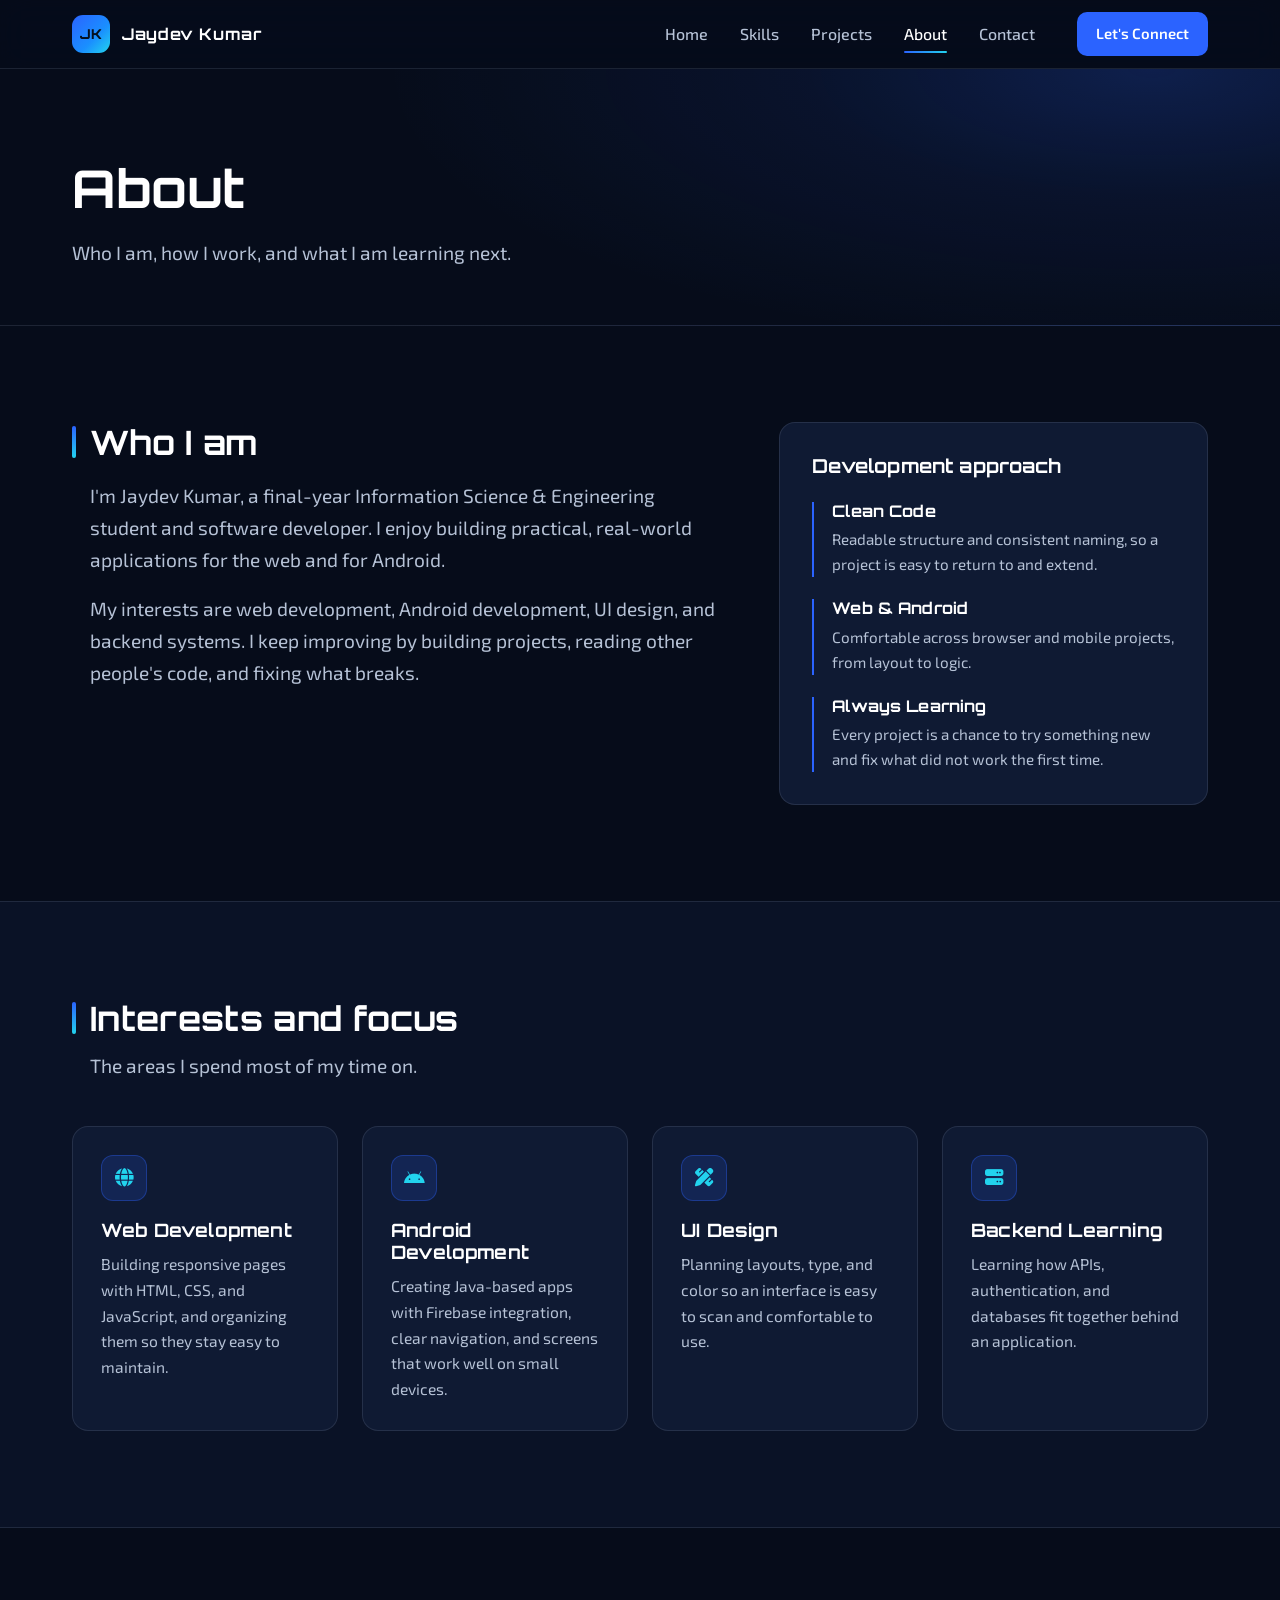
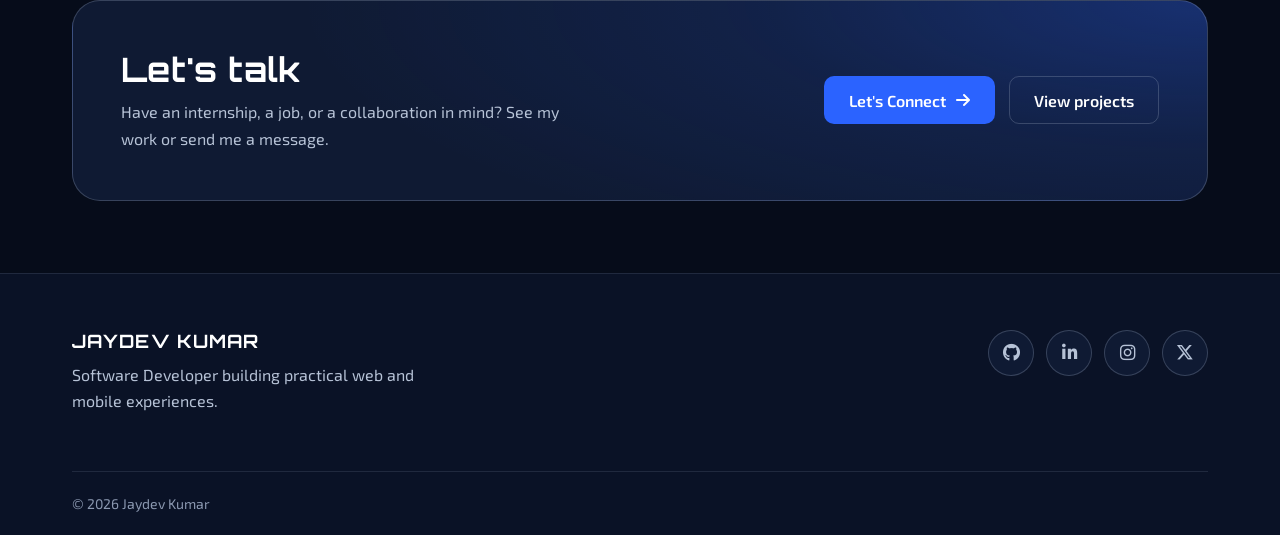
<file: portfolio/about.html>
<!DOCTYPE html>
<html lang="en">
<head>
    <meta charset="utf-8">
    <meta name="viewport" content="width=device-width, initial-scale=1">
    <title>About | Jaydev Kumar</title>
    <meta name="description" content="About Jaydev Kumar, a final-year Information Science &amp; Engineering student who builds practical web and Android applications.">
    <meta name="theme-color" content="#060c1a">
    <meta property="og:type" content="website">
    <meta property="og:title" content="About | Jaydev Kumar">
    <meta property="og:description" content="About Jaydev Kumar, a final-year Information Science &amp; Engineering student who builds practical web and Android applications.">
    <link rel="icon" href="data:image/svg+xml,%3Csvg xmlns='http://www.w3.org/2000/svg' viewBox='0 0 64 64'%3E%3Crect width='64' height='64' rx='14' fill='%232b63ff'/%3E%3Ctext x='32' y='42' font-size='28' font-family='Arial' font-weight='700' text-anchor='middle' fill='white'%3EJK%3C/text%3E%3C/svg%3E">
    <link rel="preconnect" href="https://fonts.googleapis.com">
    <link rel="preconnect" href="https://fonts.gstatic.com" crossorigin>
    <link href="https://fonts.googleapis.com/css2?family=Exo+2:wght@400;500;600;700&amp;family=Orbitron:wght@500;700;800&amp;display=swap" rel="stylesheet">
    <link rel="stylesheet" href="https://cdnjs.cloudflare.com/ajax/libs/font-awesome/6.5.2/css/all.min.css">
    <link rel="stylesheet" href="style.css">
    <script src="script.js" defer></script>
</head>
<body>
    <a class="skip-link" href="#main">Skip to main content</a>

    <header class="site-header">
        <div class="container nav-bar">
            <a class="brand" href="index.html" aria-label="Jaydev Kumar, home">
                <span class="brand-mark" aria-hidden="true">JK</span>
                <span>Jaydev Kumar</span>
            </a>
            <button class="nav-toggle" type="button" aria-expanded="false" aria-controls="site-nav" aria-label="Menu">
                <span></span><span></span><span></span>
            </button>
            <nav class="site-nav" id="site-nav" aria-label="Primary">
                <ul class="nav-links">
                    <li><a href="index.html">Home</a></li>
                    <li><a href="skills.html">Skills</a></li>
                    <li><a href="projects.html">Projects</a></li>
                    <li><a href="about.html" aria-current="page">About</a></li>
                    <li><a href="contact.html">Contact</a></li>
                </ul>
                <a class="btn btn-primary btn-sm" href="contact.html">Let's Connect</a>
            </nav>
        </div>
    </header>

    <main id="main" tabindex="-1">
        <section class="page-hero" aria-labelledby="page-title">
            <div class="container">
                <h1 id="page-title">About</h1>
                <p>Who I am, how I work, and what I am learning next.</p>
            </div>
        </section>

        <section class="section" aria-labelledby="about-title">
            <div class="container about-layout">
                <div class="about-copy" data-reveal>
                    <h2 id="about-title">Who I am</h2>
                    <p>I'm Jaydev Kumar, a final-year Information Science &amp; Engineering student and software developer. I enjoy building practical, real-world applications for the web and for Android.</p>
                    <p>My interests are web development, Android development, UI design, and backend systems. I keep improving by building projects, reading other people's code, and fixing what breaks.</p>
                </div>
                <aside class="approach" aria-labelledby="approach-title" data-reveal>
                    <h2 id="approach-title">Development approach</h2>
                    <ul>
                        <li>
                            <h3>Clean Code</h3>
                            <p>Readable structure and consistent naming, so a project is easy to return to and extend.</p>
                        </li>
                        <li>
                            <h3>Web &amp; Android</h3>
                            <p>Comfortable across browser and mobile projects, from layout to logic.</p>
                        </li>
                        <li>
                            <h3>Always Learning</h3>
                            <p>Every project is a chance to try something new and fix what did not work the first time.</p>
                        </li>
                    </ul>
                </aside>
            </div>
        </section>

        <section class="section section--raised" aria-labelledby="areas-title">
            <div class="container">
                <div class="section-head" data-reveal>
                    <h2 id="areas-title">Interests and focus</h2>
                    <p>The areas I spend most of my time on.</p>
                </div>
                <div class="grid grid--4">
                <article class="card" data-reveal>
                    <div class="icon-tile" aria-hidden="true"><i class="fa-solid fa-globe"></i></div>
                    <h3>Web Development</h3>
                    <p>Building responsive pages with HTML, CSS, and JavaScript, and organizing them so they stay easy to maintain.</p>
                </article>
                <article class="card" data-reveal>
                    <div class="icon-tile" aria-hidden="true"><i class="fa-brands fa-android"></i></div>
                    <h3>Android Development</h3>
                    <p>Creating Java-based apps with Firebase integration, clear navigation, and screens that work well on small devices.</p>
                </article>
                <article class="card" data-reveal>
                    <div class="icon-tile" aria-hidden="true"><i class="fa-solid fa-pen-ruler"></i></div>
                    <h3>UI Design</h3>
                    <p>Planning layouts, type, and color so an interface is easy to scan and comfortable to use.</p>
                </article>
                <article class="card" data-reveal>
                    <div class="icon-tile" aria-hidden="true"><i class="fa-solid fa-server"></i></div>
                    <h3>Backend Learning</h3>
                    <p>Learning how APIs, authentication, and databases fit together behind an application.</p>
                </article>
                </div>
            </div>
        </section>

        <section class="cta-band" aria-labelledby="cta-title">
            <div class="container">
                <div class="cta-box" data-reveal>
                    <div>
                        <h2 id="cta-title">Let's talk</h2>
                        <p>Have an internship, a job, or a collaboration in mind? See my work or send me a message.</p>
                    </div>
                    <div class="btn-row">
                        <a class="btn btn-primary" href="contact.html">Let's Connect <i class="fa-solid fa-arrow-right" aria-hidden="true"></i></a>
                    <a class="btn btn-secondary" href="projects.html">View projects</a>
                    </div>
                </div>
            </div>
        </section>

    </main>

    <footer class="site-footer">
        <div class="container footer-main">
            <div class="footer-brand">
                <h2>JAYDEV KUMAR</h2>
                <p>Software Developer building practical web and mobile experiences.</p>
            </div>
            <div class="socials">
                        <a class="social" href="https://github.com/YOUR-USERNAME" target="_blank" rel="noopener noreferrer" title="GitHub" aria-label="GitHub (opens in a new tab)"><i class="fa-brands fa-github" aria-hidden="true"></i></a>
                        <a class="social" href="https://www.linkedin.com/in/YOUR-USERNAME" target="_blank" rel="noopener noreferrer" title="LinkedIn" aria-label="LinkedIn (opens in a new tab)"><i class="fa-brands fa-linkedin-in" aria-hidden="true"></i></a>
                        <a class="social" href="https://www.instagram.com/YOUR-USERNAME" target="_blank" rel="noopener noreferrer" title="Instagram" aria-label="Instagram (opens in a new tab)"><i class="fa-brands fa-instagram" aria-hidden="true"></i></a>
                        <a class="social" href="https://x.com/YOUR-USERNAME" target="_blank" rel="noopener noreferrer" title="X" aria-label="X (opens in a new tab)"><i class="fa-brands fa-x-twitter" aria-hidden="true"></i></a>
                    </div>
        </div>
        <div class="container">
            <p class="footer-bottom">&copy; <span id="year">2026</span> Jaydev Kumar</p>
        </div>
    </footer>
</body>
</html>
</file>
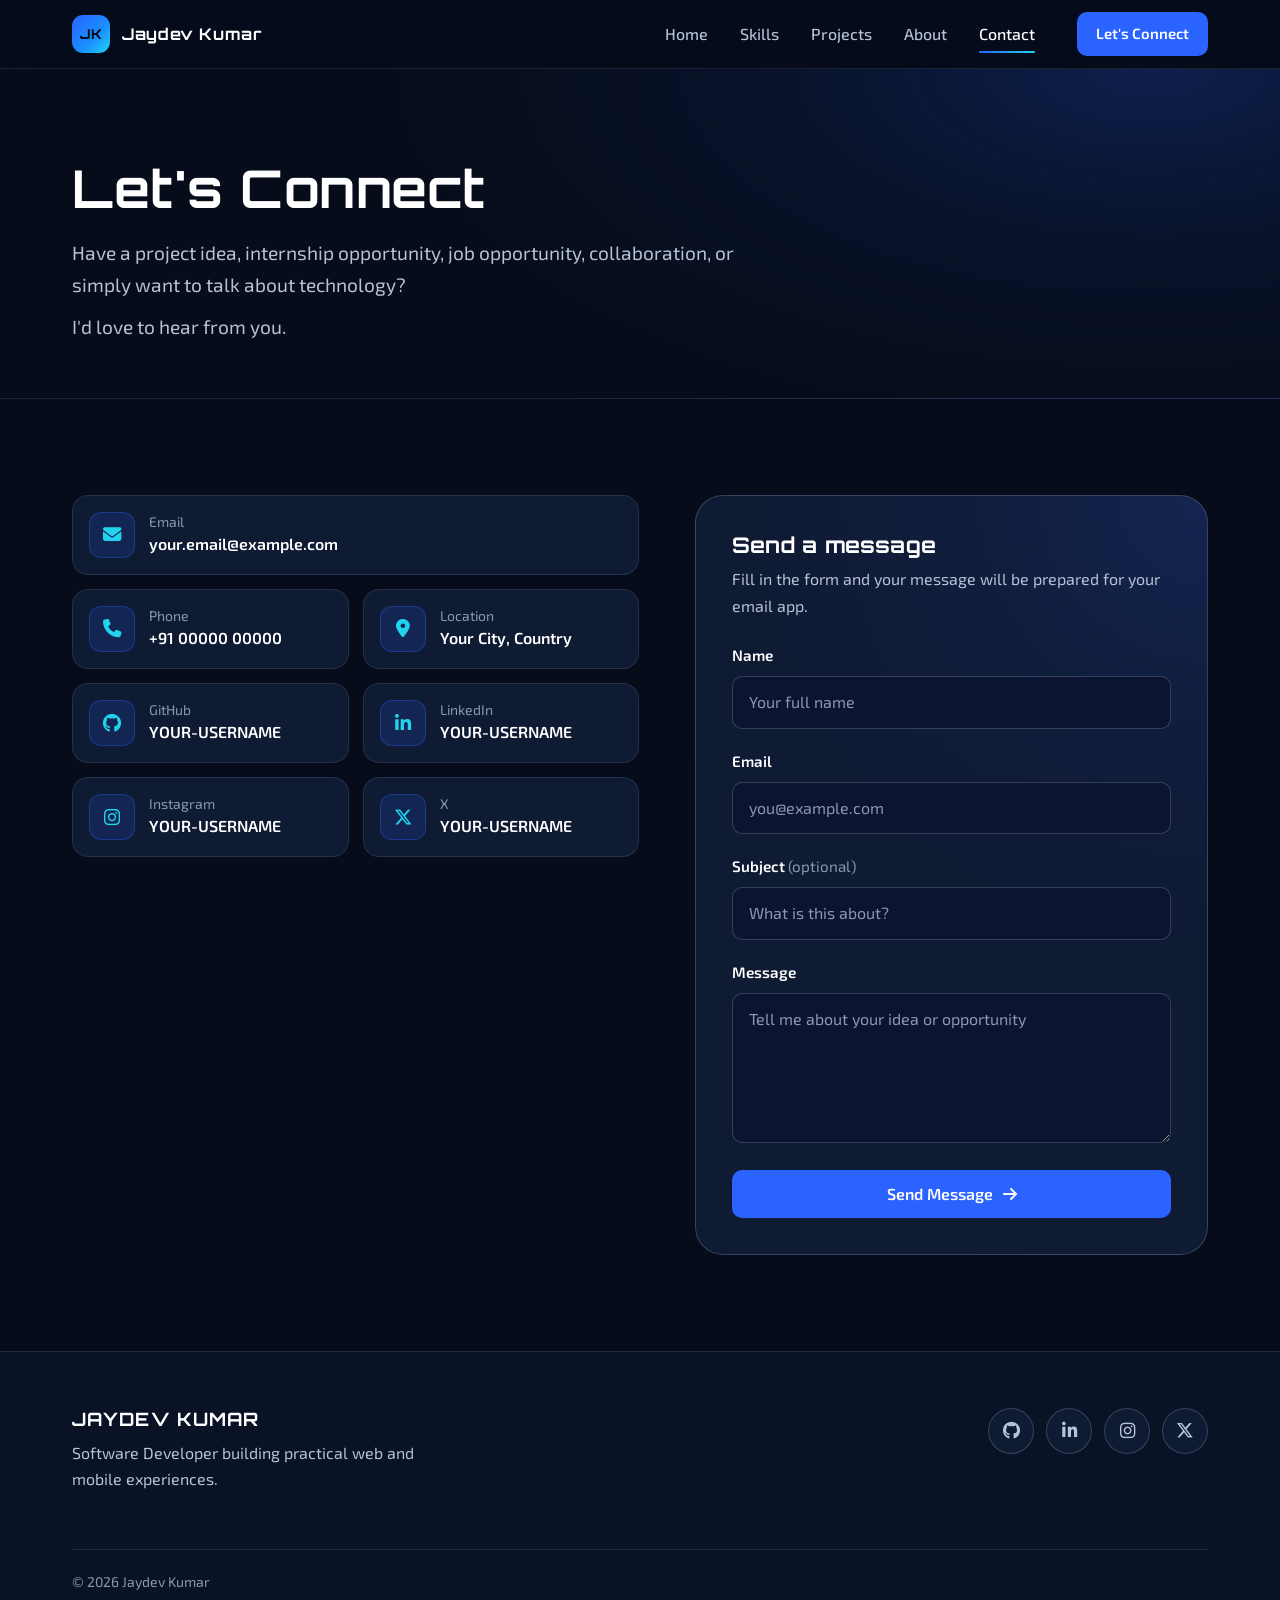
<file: portfolio/contact.html>
<!DOCTYPE html>
<html lang="en">
<head>
    <meta charset="utf-8">
    <meta name="viewport" content="width=device-width, initial-scale=1">
    <title>Contact | Jaydev Kumar</title>
    <meta name="description" content="Get in touch with Jaydev Kumar about internships, jobs, collaborations, or software projects.">
    <meta name="theme-color" content="#060c1a">
    <meta property="og:type" content="website">
    <meta property="og:title" content="Contact | Jaydev Kumar">
    <meta property="og:description" content="Get in touch with Jaydev Kumar about internships, jobs, collaborations, or software projects.">
    <link rel="icon" href="data:image/svg+xml,%3Csvg xmlns='http://www.w3.org/2000/svg' viewBox='0 0 64 64'%3E%3Crect width='64' height='64' rx='14' fill='%232b63ff'/%3E%3Ctext x='32' y='42' font-size='28' font-family='Arial' font-weight='700' text-anchor='middle' fill='white'%3EJK%3C/text%3E%3C/svg%3E">
    <link rel="preconnect" href="https://fonts.googleapis.com">
    <link rel="preconnect" href="https://fonts.gstatic.com" crossorigin>
    <link href="https://fonts.googleapis.com/css2?family=Exo+2:wght@400;500;600;700&amp;family=Orbitron:wght@500;700;800&amp;display=swap" rel="stylesheet">
    <link rel="stylesheet" href="https://cdnjs.cloudflare.com/ajax/libs/font-awesome/6.5.2/css/all.min.css">
    <link rel="stylesheet" href="style.css">
    <script src="script.js" defer></script>
</head>
<body>
    <a class="skip-link" href="#main">Skip to main content</a>

    <header class="site-header">
        <div class="container nav-bar">
            <a class="brand" href="index.html" aria-label="Jaydev Kumar, home">
                <span class="brand-mark" aria-hidden="true">JK</span>
                <span>Jaydev Kumar</span>
            </a>
            <button class="nav-toggle" type="button" aria-expanded="false" aria-controls="site-nav" aria-label="Menu">
                <span></span><span></span><span></span>
            </button>
            <nav class="site-nav" id="site-nav" aria-label="Primary">
                <ul class="nav-links">
                    <li><a href="index.html">Home</a></li>
                    <li><a href="skills.html">Skills</a></li>
                    <li><a href="projects.html">Projects</a></li>
                    <li><a href="about.html">About</a></li>
                    <li><a href="contact.html" aria-current="page">Contact</a></li>
                </ul>
                <a class="btn btn-primary btn-sm" href="contact.html" aria-current="page">Let's Connect</a>
            </nav>
        </div>
    </header>

    <main id="main" tabindex="-1">
        <section class="page-hero" aria-labelledby="page-title">
            <div class="container">
                <h1 id="page-title">Let's Connect</h1>
                <p>Have a project idea, internship opportunity, job opportunity, collaboration, or simply want to talk about technology?</p>
                <p>I'd love to hear from you.</p>
            </div>
        </section>

        <section class="section" aria-label="Contact details and message form">
            <div class="container contact-layout">
                <div>
                    <h2 class="visually-hidden">Contact details</h2>
                    <ul class="contact-list">
                        <li><a class="contact-card" href="mailto:your.email@example.com"><span class="icon-tile" aria-hidden="true"><i class="fa-solid fa-envelope"></i></span>
                            <span class="contact-text">
                                <span class="contact-label">Email</span>
                                <span class="contact-value">your.email@example.com</span>
                            </span></a></li>
                        <li><a class="contact-card" href="tel:+910000000000"><span class="icon-tile" aria-hidden="true"><i class="fa-solid fa-phone"></i></span>
                            <span class="contact-text">
                                <span class="contact-label">Phone</span>
                                <span class="contact-value">+91&nbsp;00000&nbsp;00000</span>
                            </span></a></li>
                        <li><div class="contact-card"><span class="icon-tile" aria-hidden="true"><i class="fa-solid fa-location-dot"></i></span>
                            <span class="contact-text">
                                <span class="contact-label">Location</span>
                                <span class="contact-value">Your City, Country</span>
                            </span></div></li>
                        <li><a class="contact-card" href="https://github.com/YOUR-USERNAME" target="_blank" rel="noopener noreferrer"><span class="icon-tile" aria-hidden="true"><i class="fa-brands fa-github"></i></span>
                            <span class="contact-text">
                                <span class="contact-label">GitHub</span>
                                <span class="contact-value">YOUR-USERNAME</span>
                            </span><span class="visually-hidden"> (opens in a new tab)</span></a></li>
                        <li><a class="contact-card" href="https://www.linkedin.com/in/YOUR-USERNAME" target="_blank" rel="noopener noreferrer"><span class="icon-tile" aria-hidden="true"><i class="fa-brands fa-linkedin-in"></i></span>
                            <span class="contact-text">
                                <span class="contact-label">LinkedIn</span>
                                <span class="contact-value">YOUR-USERNAME</span>
                            </span><span class="visually-hidden"> (opens in a new tab)</span></a></li>
                        <li><a class="contact-card" href="https://www.instagram.com/YOUR-USERNAME" target="_blank" rel="noopener noreferrer"><span class="icon-tile" aria-hidden="true"><i class="fa-brands fa-instagram"></i></span>
                            <span class="contact-text">
                                <span class="contact-label">Instagram</span>
                                <span class="contact-value">YOUR-USERNAME</span>
                            </span><span class="visually-hidden"> (opens in a new tab)</span></a></li>
                        <li><a class="contact-card" href="https://x.com/YOUR-USERNAME" target="_blank" rel="noopener noreferrer"><span class="icon-tile" aria-hidden="true"><i class="fa-brands fa-x-twitter"></i></span>
                            <span class="contact-text">
                                <span class="contact-label">X</span>
                                <span class="contact-value">YOUR-USERNAME</span>
                            </span><span class="visually-hidden"> (opens in a new tab)</span></a></li>
                    </ul>
                </div>

                <div class="form-card">
                    <h2>Send a message</h2>
                    <p>Fill in the form and your message will be prepared for your email app.</p>

                    <form class="form" id="contact-form" novalidate data-mailto="your.email@example.com">
                        <div class="field">
                            <label for="name">Name</label>
                            <input type="text" id="name" name="name" autocomplete="name" required aria-describedby="name-error" placeholder="Your full name">
                            <p class="field-error" id="name-error" hidden></p>
                        </div>
                        <div class="field">
                            <label for="email">Email</label>
                            <input type="email" id="email" name="email" autocomplete="email" required aria-describedby="email-error" placeholder="you@example.com">
                            <p class="field-error" id="email-error" hidden></p>
                        </div>
                        <div class="field">
                            <label for="subject">Subject <span class="optional">(optional)</span></label>
                            <input type="text" id="subject" name="subject" aria-describedby="subject-error" placeholder="What is this about?">
                            <p class="field-error" id="subject-error" hidden></p>
                        </div>
                        <div class="field">
                            <label for="message">Message</label>
                            <textarea id="message" name="message" required aria-describedby="message-error" placeholder="Tell me about your idea or opportunity"></textarea>
                            <p class="field-error" id="message-error" hidden></p>
                        </div>
                        <button class="btn btn-primary" type="submit">Send Message <i class="fa-solid fa-arrow-right" aria-hidden="true"></i></button>
                    </form>

                    <div class="form-status" id="form-status" role="status" hidden>
                        <h3><i class="fa-solid fa-circle-check" aria-hidden="true"></i> Thanks for reaching out!</h3>
                        <p>This site has no mail server, so nothing has been sent yet. Use the button below to send your message from your email app.</p>
                        <div class="btn-row">
                            <a class="btn btn-primary" id="mailto-link" href="mailto:your.email@example.com"><i class="fa-solid fa-envelope" aria-hidden="true"></i> Open in email app</a>
                            <button class="btn btn-secondary" type="button" id="form-reset">Write another message</button>
                        </div>
                    </div>
                </div>
            </div>
        </section>
    </main>

    <footer class="site-footer">
        <div class="container footer-main">
            <div class="footer-brand">
                <h2>JAYDEV KUMAR</h2>
                <p>Software Developer building practical web and mobile experiences.</p>
            </div>
            <div class="socials">
                        <a class="social" href="https://github.com/YOUR-USERNAME" target="_blank" rel="noopener noreferrer" title="GitHub" aria-label="GitHub (opens in a new tab)"><i class="fa-brands fa-github" aria-hidden="true"></i></a>
                        <a class="social" href="https://www.linkedin.com/in/YOUR-USERNAME" target="_blank" rel="noopener noreferrer" title="LinkedIn" aria-label="LinkedIn (opens in a new tab)"><i class="fa-brands fa-linkedin-in" aria-hidden="true"></i></a>
                        <a class="social" href="https://www.instagram.com/YOUR-USERNAME" target="_blank" rel="noopener noreferrer" title="Instagram" aria-label="Instagram (opens in a new tab)"><i class="fa-brands fa-instagram" aria-hidden="true"></i></a>
                        <a class="social" href="https://x.com/YOUR-USERNAME" target="_blank" rel="noopener noreferrer" title="X" aria-label="X (opens in a new tab)"><i class="fa-brands fa-x-twitter" aria-hidden="true"></i></a>
                    </div>
        </div>
        <div class="container">
            <p class="footer-bottom">&copy; <span id="year">2026</span> Jaydev Kumar</p>
        </div>
    </footer>
</body>
</html>
</file>
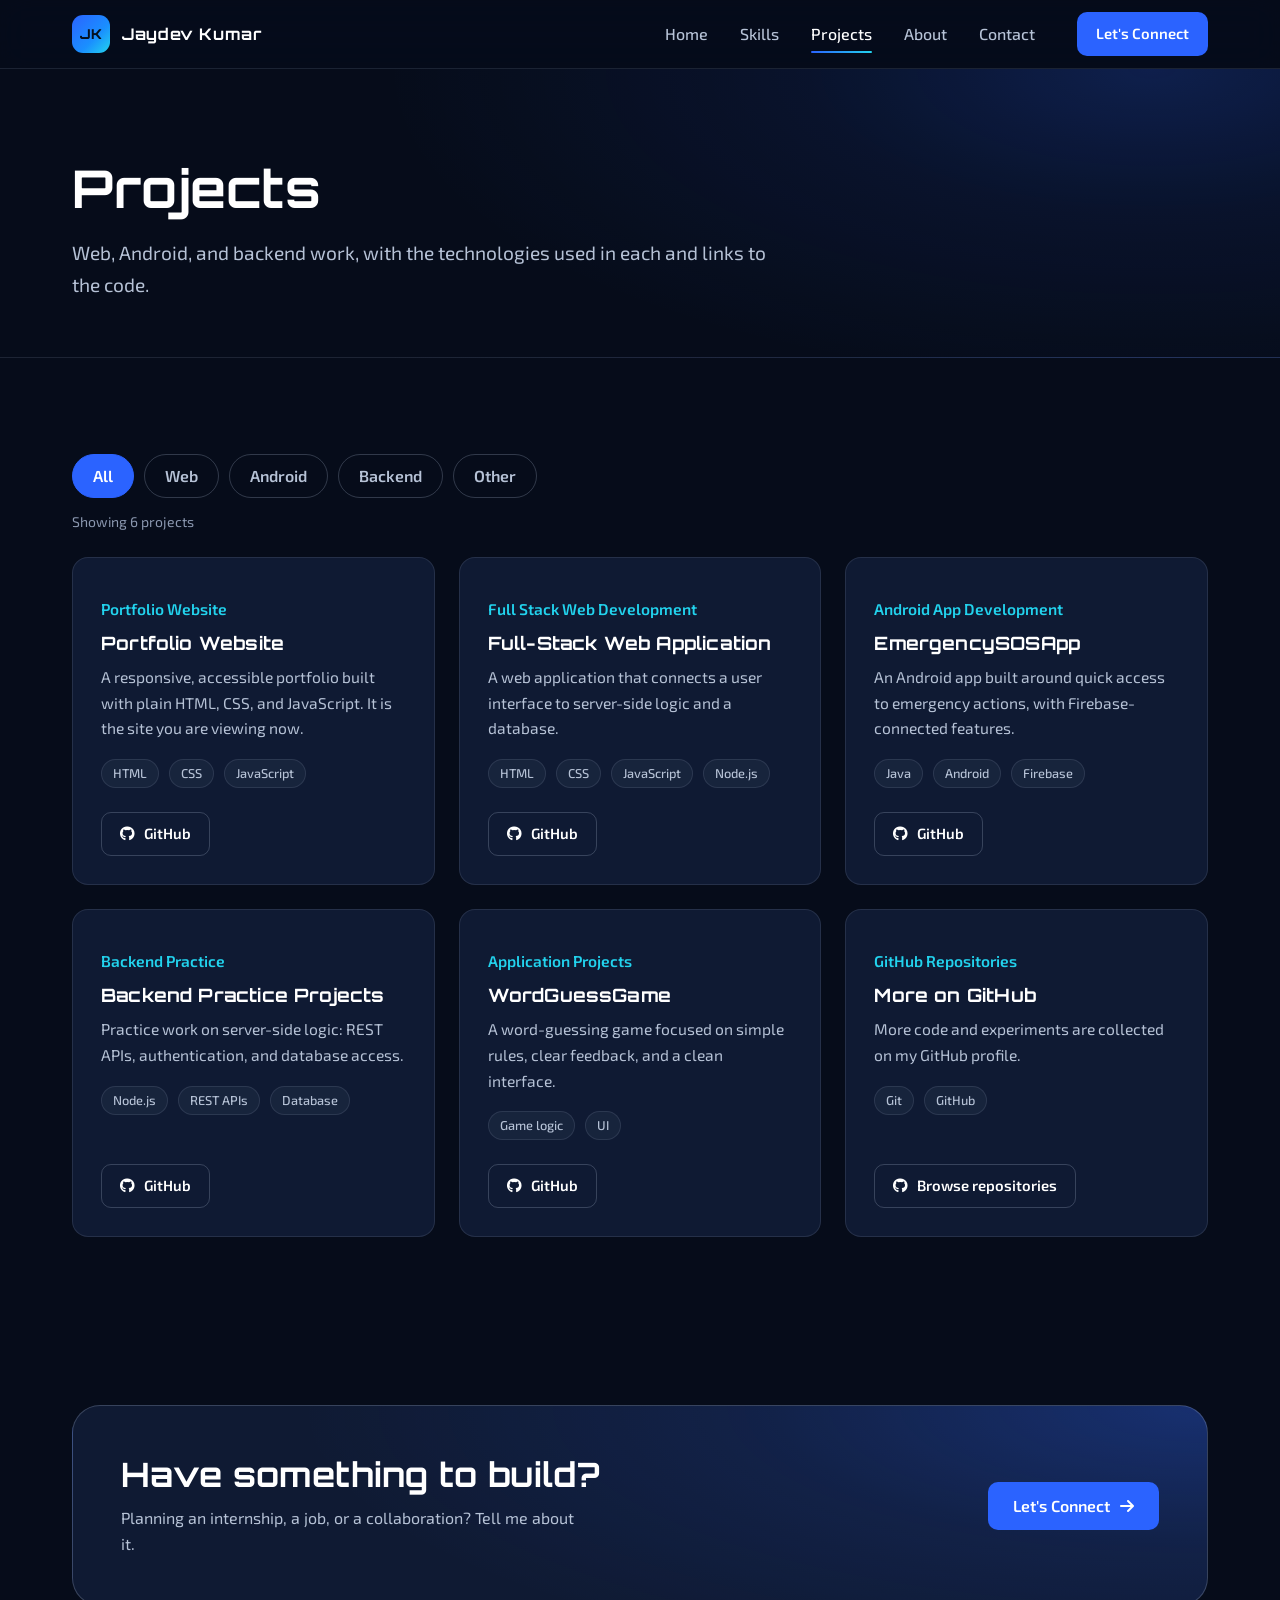
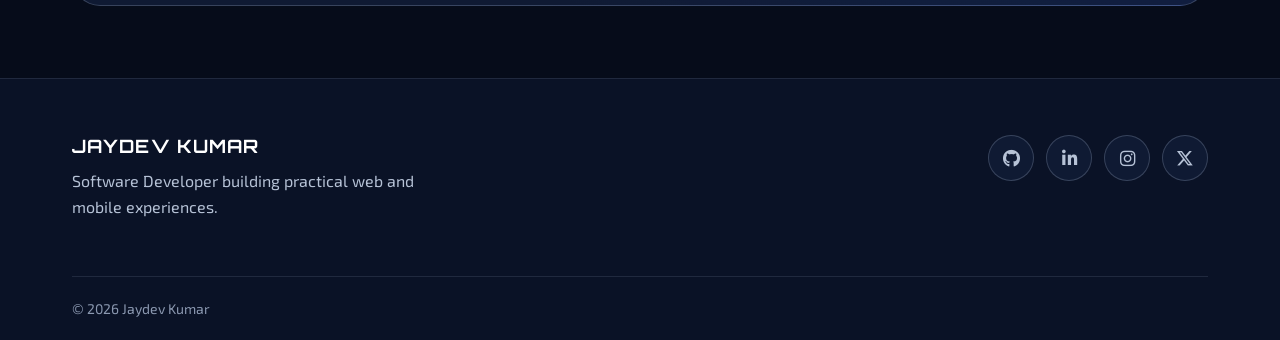
<file: portfolio/projects.html>
<!DOCTYPE html>
<html lang="en">
<head>
    <meta charset="utf-8">
    <meta name="viewport" content="width=device-width, initial-scale=1">
    <title>Projects | Jaydev Kumar</title>
    <meta name="description" content="Web, Android, and backend projects by Jaydev Kumar, including EmergencySOSApp, WordGuessGame, and this portfolio website.">
    <meta name="theme-color" content="#060c1a">
    <meta property="og:type" content="website">
    <meta property="og:title" content="Projects | Jaydev Kumar">
    <meta property="og:description" content="Web, Android, and backend projects by Jaydev Kumar, including EmergencySOSApp, WordGuessGame, and this portfolio website.">
    <link rel="icon" href="data:image/svg+xml,%3Csvg xmlns='http://www.w3.org/2000/svg' viewBox='0 0 64 64'%3E%3Crect width='64' height='64' rx='14' fill='%232b63ff'/%3E%3Ctext x='32' y='42' font-size='28' font-family='Arial' font-weight='700' text-anchor='middle' fill='white'%3EJK%3C/text%3E%3C/svg%3E">
    <link rel="preconnect" href="https://fonts.googleapis.com">
    <link rel="preconnect" href="https://fonts.gstatic.com" crossorigin>
    <link href="https://fonts.googleapis.com/css2?family=Exo+2:wght@400;500;600;700&amp;family=Orbitron:wght@500;700;800&amp;display=swap" rel="stylesheet">
    <link rel="stylesheet" href="https://cdnjs.cloudflare.com/ajax/libs/font-awesome/6.5.2/css/all.min.css">
    <link rel="stylesheet" href="style.css">
    <script src="script.js" defer></script>
</head>
<body>
    <a class="skip-link" href="#main">Skip to main content</a>

    <header class="site-header">
        <div class="container nav-bar">
            <a class="brand" href="index.html" aria-label="Jaydev Kumar, home">
                <span class="brand-mark" aria-hidden="true">JK</span>
                <span>Jaydev Kumar</span>
            </a>
            <button class="nav-toggle" type="button" aria-expanded="false" aria-controls="site-nav" aria-label="Menu">
                <span></span><span></span><span></span>
            </button>
            <nav class="site-nav" id="site-nav" aria-label="Primary">
                <ul class="nav-links">
                    <li><a href="index.html">Home</a></li>
                    <li><a href="skills.html">Skills</a></li>
                    <li><a href="projects.html" aria-current="page">Projects</a></li>
                    <li><a href="about.html">About</a></li>
                    <li><a href="contact.html">Contact</a></li>
                </ul>
                <a class="btn btn-primary btn-sm" href="contact.html">Let's Connect</a>
            </nav>
        </div>
    </header>

    <main id="main" tabindex="-1">
        <section class="page-hero" aria-labelledby="page-title">
            <div class="container">
                <h1 id="page-title">Projects</h1>
                <p>Web, Android, and backend work, with the technologies used in each and links to the code.</p>
            </div>
        </section>

        <section class="section" aria-labelledby="work-title">
            <div class="container">
                <h2 id="work-title" class="visually-hidden">All projects</h2>
                <div class="filter-bar" role="group" aria-label="Filter projects by type">
                    <button class="filter-btn" type="button" data-filter="all" aria-pressed="true">All</button>
                    <button class="filter-btn" type="button" data-filter="Web" aria-pressed="false">Web</button>
                    <button class="filter-btn" type="button" data-filter="Android" aria-pressed="false">Android</button>
                    <button class="filter-btn" type="button" data-filter="Backend" aria-pressed="false">Backend</button>
                    <button class="filter-btn" type="button" data-filter="Other" aria-pressed="false">Other</button>
                </div>
                <p class="filter-status" id="filter-status" role="status" aria-live="polite">Showing 6 projects</p>
                <div class="grid grid--3">
                <article class="card project" data-category="Web" data-reveal>
                    <p class="project-category">Portfolio Website</p>
                    <h3>Portfolio Website</h3>
                    <p>A responsive, accessible portfolio built with plain HTML, CSS, and JavaScript. It is the site you are viewing now.</p>
                    <ul class="pills" aria-label="Technologies">
                        <li>HTML</li>
                        <li>CSS</li>
                        <li>JavaScript</li>
                    </ul>
                    <div class="project-links">
                        <a class="btn btn-secondary btn-sm" href="https://github.com/YOUR-USERNAME" target="_blank" rel="noopener noreferrer"><i class="fa-brands fa-github" aria-hidden="true"></i> GitHub<span class="visually-hidden"> (opens in a new tab)</span></a>
                    </div>
                </article>
                <article class="card project" data-category="Web" data-reveal>
                    <p class="project-category">Full Stack Web Development</p>
                    <h3>Full-Stack Web Application</h3>
                    <p>A web application that connects a user interface to server-side logic and a database.</p>
                    <ul class="pills" aria-label="Technologies">
                        <li>HTML</li>
                        <li>CSS</li>
                        <li>JavaScript</li>
                        <li>Node.js</li>
                    </ul>
                    <div class="project-links">
                        <a class="btn btn-secondary btn-sm" href="https://github.com/YOUR-USERNAME" target="_blank" rel="noopener noreferrer"><i class="fa-brands fa-github" aria-hidden="true"></i> GitHub<span class="visually-hidden"> (opens in a new tab)</span></a>
                    </div>
                </article>
                <article class="card project" data-category="Android" data-reveal>
                    <p class="project-category">Android App Development</p>
                    <h3>EmergencySOSApp</h3>
                    <p>An Android app built around quick access to emergency actions, with Firebase-connected features.</p>
                    <ul class="pills" aria-label="Technologies">
                        <li>Java</li>
                        <li>Android</li>
                        <li>Firebase</li>
                    </ul>
                    <div class="project-links">
                        <a class="btn btn-secondary btn-sm" href="https://github.com/YOUR-USERNAME" target="_blank" rel="noopener noreferrer"><i class="fa-brands fa-github" aria-hidden="true"></i> GitHub<span class="visually-hidden"> (opens in a new tab)</span></a>
                    </div>
                </article>
                <article class="card project" data-category="Backend" data-reveal>
                    <p class="project-category">Backend Practice</p>
                    <h3>Backend Practice Projects</h3>
                    <p>Practice work on server-side logic: REST APIs, authentication, and database access.</p>
                    <ul class="pills" aria-label="Technologies">
                        <li>Node.js</li>
                        <li>REST APIs</li>
                        <li>Database</li>
                    </ul>
                    <div class="project-links">
                        <a class="btn btn-secondary btn-sm" href="https://github.com/YOUR-USERNAME" target="_blank" rel="noopener noreferrer"><i class="fa-brands fa-github" aria-hidden="true"></i> GitHub<span class="visually-hidden"> (opens in a new tab)</span></a>
                    </div>
                </article>
                <article class="card project" data-category="Other" data-reveal>
                    <p class="project-category">Application Projects</p>
                    <h3>WordGuessGame</h3>
                    <p>A word-guessing game focused on simple rules, clear feedback, and a clean interface.</p>
                    <ul class="pills" aria-label="Technologies">
                        <li>Game logic</li>
                        <li>UI</li>
                    </ul>
                    <div class="project-links">
                        <a class="btn btn-secondary btn-sm" href="https://github.com/YOUR-USERNAME" target="_blank" rel="noopener noreferrer"><i class="fa-brands fa-github" aria-hidden="true"></i> GitHub<span class="visually-hidden"> (opens in a new tab)</span></a>
                    </div>
                </article>
                <article class="card project" data-category="Other" data-reveal>
                    <p class="project-category">GitHub Repositories</p>
                    <h3>More on GitHub</h3>
                    <p>More code and experiments are collected on my GitHub profile.</p>
                    <ul class="pills" aria-label="Technologies">
                        <li>Git</li>
                        <li>GitHub</li>
                    </ul>
                    <div class="project-links">
                        <a class="btn btn-secondary btn-sm" href="https://github.com/YOUR-USERNAME" target="_blank" rel="noopener noreferrer"><i class="fa-brands fa-github" aria-hidden="true"></i> Browse repositories<span class="visually-hidden"> (opens in a new tab)</span></a>
                    </div>
                </article>
                </div>
            </div>
        </section>

        <section class="cta-band" aria-labelledby="cta-title">
            <div class="container">
                <div class="cta-box" data-reveal>
                    <div>
                        <h2 id="cta-title">Have something to build?</h2>
                        <p>Planning an internship, a job, or a collaboration? Tell me about it.</p>
                    </div>
                    <div class="btn-row">
                        <a class="btn btn-primary" href="contact.html">Let's Connect <i class="fa-solid fa-arrow-right" aria-hidden="true"></i></a>
                    </div>
                </div>
            </div>
        </section>

    </main>

    <footer class="site-footer">
        <div class="container footer-main">
            <div class="footer-brand">
                <h2>JAYDEV KUMAR</h2>
                <p>Software Developer building practical web and mobile experiences.</p>
            </div>
            <div class="socials">
                        <a class="social" href="https://github.com/YOUR-USERNAME" target="_blank" rel="noopener noreferrer" title="GitHub" aria-label="GitHub (opens in a new tab)"><i class="fa-brands fa-github" aria-hidden="true"></i></a>
                        <a class="social" href="https://www.linkedin.com/in/YOUR-USERNAME" target="_blank" rel="noopener noreferrer" title="LinkedIn" aria-label="LinkedIn (opens in a new tab)"><i class="fa-brands fa-linkedin-in" aria-hidden="true"></i></a>
                        <a class="social" href="https://www.instagram.com/YOUR-USERNAME" target="_blank" rel="noopener noreferrer" title="Instagram" aria-label="Instagram (opens in a new tab)"><i class="fa-brands fa-instagram" aria-hidden="true"></i></a>
                        <a class="social" href="https://x.com/YOUR-USERNAME" target="_blank" rel="noopener noreferrer" title="X" aria-label="X (opens in a new tab)"><i class="fa-brands fa-x-twitter" aria-hidden="true"></i></a>
                    </div>
        </div>
        <div class="container">
            <p class="footer-bottom">&copy; <span id="year">2026</span> Jaydev Kumar</p>
        </div>
    </footer>
</body>
</html>
</file>
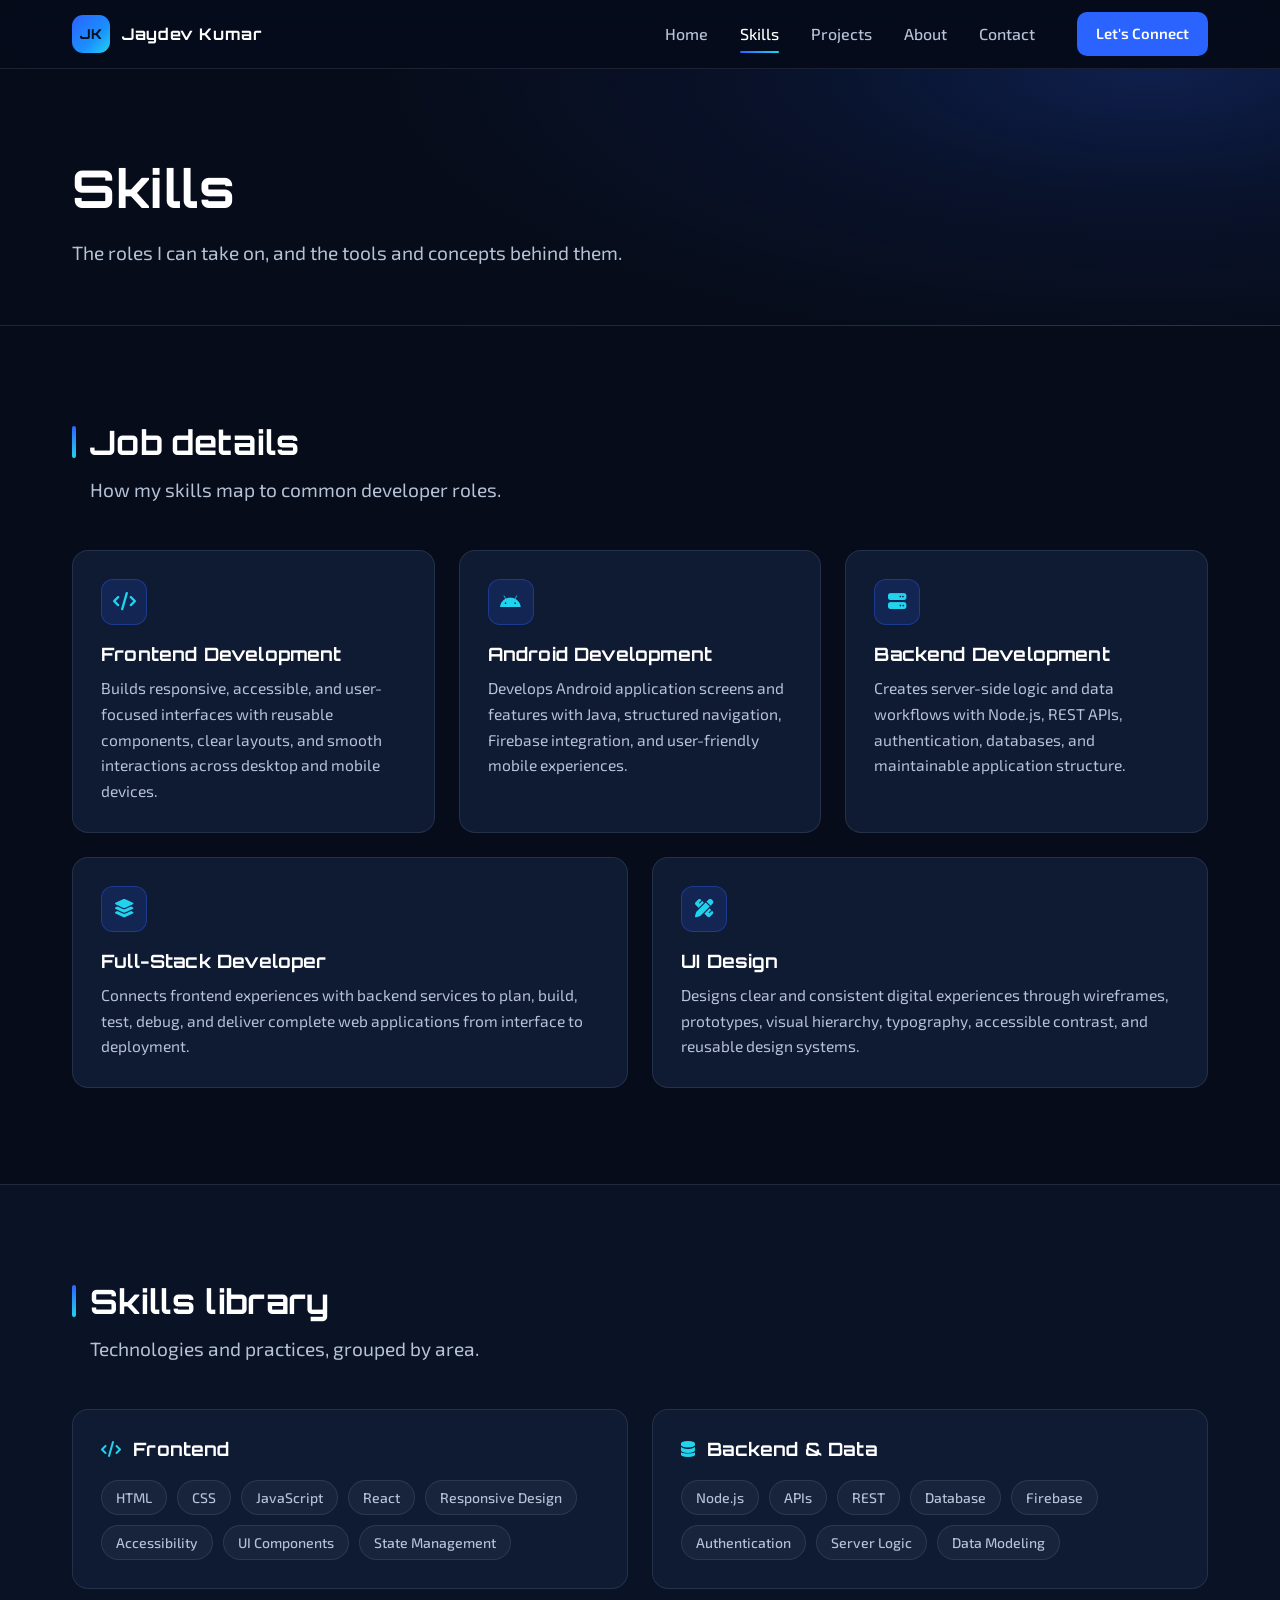
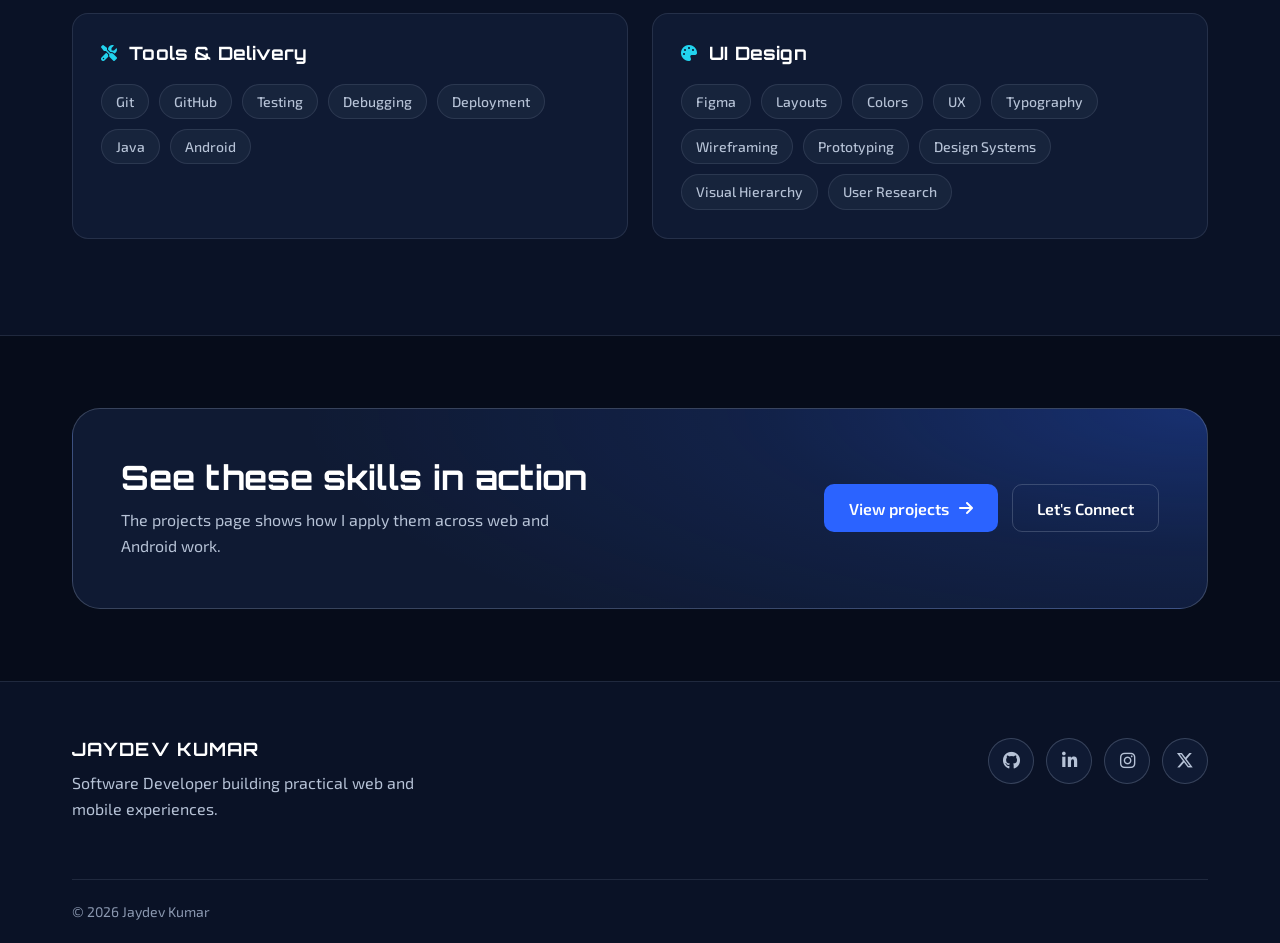
<file: portfolio/skills.html>
<!DOCTYPE html>
<html lang="en">
<head>
    <meta charset="utf-8">
    <meta name="viewport" content="width=device-width, initial-scale=1">
    <title>Skills | Jaydev Kumar</title>
    <meta name="description" content="Roles and technical skills of Jaydev Kumar across frontend, backend, Android, full-stack development, and UI design.">
    <meta name="theme-color" content="#060c1a">
    <meta property="og:type" content="website">
    <meta property="og:title" content="Skills | Jaydev Kumar">
    <meta property="og:description" content="Roles and technical skills of Jaydev Kumar across frontend, backend, Android, full-stack development, and UI design.">
    <link rel="icon" href="data:image/svg+xml,%3Csvg xmlns='http://www.w3.org/2000/svg' viewBox='0 0 64 64'%3E%3Crect width='64' height='64' rx='14' fill='%232b63ff'/%3E%3Ctext x='32' y='42' font-size='28' font-family='Arial' font-weight='700' text-anchor='middle' fill='white'%3EJK%3C/text%3E%3C/svg%3E">
    <link rel="preconnect" href="https://fonts.googleapis.com">
    <link rel="preconnect" href="https://fonts.gstatic.com" crossorigin>
    <link href="https://fonts.googleapis.com/css2?family=Exo+2:wght@400;500;600;700&amp;family=Orbitron:wght@500;700;800&amp;display=swap" rel="stylesheet">
    <link rel="stylesheet" href="https://cdnjs.cloudflare.com/ajax/libs/font-awesome/6.5.2/css/all.min.css">
    <link rel="stylesheet" href="style.css">
    <script src="script.js" defer></script>
</head>
<body>
    <a class="skip-link" href="#main">Skip to main content</a>

    <header class="site-header">
        <div class="container nav-bar">
            <a class="brand" href="index.html" aria-label="Jaydev Kumar, home">
                <span class="brand-mark" aria-hidden="true">JK</span>
                <span>Jaydev Kumar</span>
            </a>
            <button class="nav-toggle" type="button" aria-expanded="false" aria-controls="site-nav" aria-label="Menu">
                <span></span><span></span><span></span>
            </button>
            <nav class="site-nav" id="site-nav" aria-label="Primary">
                <ul class="nav-links">
                    <li><a href="index.html">Home</a></li>
                    <li><a href="skills.html" aria-current="page">Skills</a></li>
                    <li><a href="projects.html">Projects</a></li>
                    <li><a href="about.html">About</a></li>
                    <li><a href="contact.html">Contact</a></li>
                </ul>
                <a class="btn btn-primary btn-sm" href="contact.html">Let's Connect</a>
            </nav>
        </div>
    </header>

    <main id="main" tabindex="-1">
        <section class="page-hero" aria-labelledby="page-title">
            <div class="container">
                <h1 id="page-title">Skills</h1>
                <p>The roles I can take on, and the tools and concepts behind them.</p>
            </div>
        </section>

        <section class="section" aria-labelledby="roles-title">
            <div class="container">
                <div class="section-head" data-reveal>
                    <h2 id="roles-title">Job details</h2>
                    <p>How my skills map to common developer roles.</p>
                </div>
                <div class="grid grid--roles">
                <article class="card" data-reveal>
                    <div class="icon-tile" aria-hidden="true"><i class="fa-solid fa-code"></i></div>
                    <h3>Frontend Development</h3>
                    <p>Builds responsive, accessible, and user-focused interfaces with reusable components, clear layouts, and smooth interactions across desktop and mobile devices.</p>
                </article>
                <article class="card" data-reveal>
                    <div class="icon-tile" aria-hidden="true"><i class="fa-brands fa-android"></i></div>
                    <h3>Android Development</h3>
                    <p>Develops Android application screens and features with Java, structured navigation, Firebase integration, and user-friendly mobile experiences.</p>
                </article>
                <article class="card" data-reveal>
                    <div class="icon-tile" aria-hidden="true"><i class="fa-solid fa-server"></i></div>
                    <h3>Backend Development</h3>
                    <p>Creates server-side logic and data workflows with Node.js, REST APIs, authentication, databases, and maintainable application structure.</p>
                </article>
                <article class="card" data-reveal>
                    <div class="icon-tile" aria-hidden="true"><i class="fa-solid fa-layer-group"></i></div>
                    <h3>Full-Stack Developer</h3>
                    <p>Connects frontend experiences with backend services to plan, build, test, debug, and deliver complete web applications from interface to deployment.</p>
                </article>
                <article class="card" data-reveal>
                    <div class="icon-tile" aria-hidden="true"><i class="fa-solid fa-pen-ruler"></i></div>
                    <h3>UI Design</h3>
                    <p>Designs clear and consistent digital experiences through wireframes, prototypes, visual hierarchy, typography, accessible contrast, and reusable design systems.</p>
                </article>
                </div>
            </div>
        </section>

        <section class="section section--raised" aria-labelledby="library-title">
            <div class="container">
                <div class="section-head" data-reveal>
                    <h2 id="library-title">Skills library</h2>
                    <p>Technologies and practices, grouped by area.</p>
                </div>
                <div class="grid grid--2">
                <section class="panel" aria-labelledby="skills-frontend" data-reveal>
                    <h3 id="skills-frontend"><i class="fa-solid fa-code" aria-hidden="true"></i> Frontend</h3>
                    <ul class="pills">
                            <li>HTML</li>
                            <li>CSS</li>
                            <li>JavaScript</li>
                            <li>React</li>
                            <li>Responsive Design</li>
                            <li>Accessibility</li>
                            <li>UI Components</li>
                            <li>State Management</li>
                    </ul>
                </section>
                <section class="panel" aria-labelledby="skills-backend" data-reveal>
                    <h3 id="skills-backend"><i class="fa-solid fa-database" aria-hidden="true"></i> Backend &amp; Data</h3>
                    <ul class="pills">
                            <li>Node.js</li>
                            <li>APIs</li>
                            <li>REST</li>
                            <li>Database</li>
                            <li>Firebase</li>
                            <li>Authentication</li>
                            <li>Server Logic</li>
                            <li>Data Modeling</li>
                    </ul>
                </section>
                <section class="panel" aria-labelledby="skills-tools" data-reveal>
                    <h3 id="skills-tools"><i class="fa-solid fa-screwdriver-wrench" aria-hidden="true"></i> Tools &amp; Delivery</h3>
                    <ul class="pills">
                            <li>Git</li>
                            <li>GitHub</li>
                            <li>Testing</li>
                            <li>Debugging</li>
                            <li>Deployment</li>
                            <li>Java</li>
                            <li>Android</li>
                    </ul>
                </section>
                <section class="panel" aria-labelledby="skills-ui" data-reveal>
                    <h3 id="skills-ui"><i class="fa-solid fa-palette" aria-hidden="true"></i> UI Design</h3>
                    <ul class="pills">
                            <li>Figma</li>
                            <li>Layouts</li>
                            <li>Colors</li>
                            <li>UX</li>
                            <li>Typography</li>
                            <li>Wireframing</li>
                            <li>Prototyping</li>
                            <li>Design Systems</li>
                            <li>Visual Hierarchy</li>
                            <li>User Research</li>
                    </ul>
                </section>
                </div>
            </div>
        </section>

        <section class="cta-band" aria-labelledby="cta-title">
            <div class="container">
                <div class="cta-box" data-reveal>
                    <div>
                        <h2 id="cta-title">See these skills in action</h2>
                        <p>The projects page shows how I apply them across web and Android work.</p>
                    </div>
                    <div class="btn-row">
                        <a class="btn btn-primary" href="projects.html">View projects <i class="fa-solid fa-arrow-right" aria-hidden="true"></i></a>
                    <a class="btn btn-secondary" href="contact.html">Let's Connect</a>
                    </div>
                </div>
            </div>
        </section>

    </main>

    <footer class="site-footer">
        <div class="container footer-main">
            <div class="footer-brand">
                <h2>JAYDEV KUMAR</h2>
                <p>Software Developer building practical web and mobile experiences.</p>
            </div>
            <div class="socials">
                        <a class="social" href="https://github.com/YOUR-USERNAME" target="_blank" rel="noopener noreferrer" title="GitHub" aria-label="GitHub (opens in a new tab)"><i class="fa-brands fa-github" aria-hidden="true"></i></a>
                        <a class="social" href="https://www.linkedin.com/in/YOUR-USERNAME" target="_blank" rel="noopener noreferrer" title="LinkedIn" aria-label="LinkedIn (opens in a new tab)"><i class="fa-brands fa-linkedin-in" aria-hidden="true"></i></a>
                        <a class="social" href="https://www.instagram.com/YOUR-USERNAME" target="_blank" rel="noopener noreferrer" title="Instagram" aria-label="Instagram (opens in a new tab)"><i class="fa-brands fa-instagram" aria-hidden="true"></i></a>
                        <a class="social" href="https://x.com/YOUR-USERNAME" target="_blank" rel="noopener noreferrer" title="X" aria-label="X (opens in a new tab)"><i class="fa-brands fa-x-twitter" aria-hidden="true"></i></a>
                    </div>
        </div>
        <div class="container">
            <p class="footer-bottom">&copy; <span id="year">2026</span> Jaydev Kumar</p>
        </div>
    </footer>
</body>
</html>
</file>
<file: portfolio/style.css>
/* ==========================================================================
   Jaydev Kumar — Portfolio
   Navy + Electric Blue + Cyan design system
   Sections: 1 Tokens · 2 Base · 3 Layout · 4 Header · 5 Buttons · 6 Hero
             7 Cards & sections · 8 Skills · 9 Projects · 10 About
             11 Contact · 12 Footer · 13 Motion · 14 Responsive
   ========================================================================== */

/* 1. TOKENS --------------------------------------------------------------- */
:root {
    /* Surfaces: page → raised section → card → hovered card */
    --bg: #060c1a;
    --bg-raised: #0a1226;
    --surface: #0f1a33;
    --surface-hover: #132248;
    --surface-inset: #0b1430;

    /* Text */
    --text: #ffffff;
    --text-2: #b6c2d6;
    --text-3: #8b98b0;

    /* Brand */
    --blue: #2b63ff;
    --blue-deep: #1d4ed8;
    --blue-soft: rgba(43, 99, 255, 0.16);
    --cyan: #22d3ee;
    --cyan-soft: rgba(34, 211, 238, 0.12);

    /* Feedback */
    --error: #ff8095;
    --success: #34d399;

    /* Lines */
    --border: rgba(148, 163, 184, 0.16);
    --border-strong: rgba(148, 163, 184, 0.3);
    --border-hover: rgba(34, 211, 238, 0.45);

    /* Shape */
    --radius-sm: 10px;
    --radius-md: 16px;
    --radius-lg: 28px;

    /* Effects */
    --glow-blue: 0 18px 44px -18px rgba(43, 99, 255, 0.55);
    --ring: 0 0 0 3px rgba(34, 211, 238, 0.3);

    /* Type */
    --font-display: "Orbitron", "Segoe UI", system-ui, sans-serif;
    --font-body: "Exo 2", "Segoe UI", system-ui, -apple-system, sans-serif;

    --fs-hero: clamp(2.4rem, 8vw, 5rem);
    --fs-page: clamp(1.9rem, 5.4vw, 3.25rem);
    --fs-h2: clamp(1.45rem, 3.4vw, 2.1rem);
    --fs-h3: 1.15rem;
    --fs-lead: clamp(1.02rem, 1.6vw, 1.2rem);
    --fs-body: 1rem;
    --fs-meta: 0.875rem;

    --container: 1200px;
    --gutter: clamp(16px, 4vw, 32px);
    --header-h: 68px;
}

/* 2. BASE ----------------------------------------------------------------- */
*,
*::before,
*::after {
    box-sizing: border-box;
}

html {
    scroll-behavior: smooth;
    scroll-padding-top: calc(var(--header-h) + 16px);
    -webkit-text-size-adjust: 100%;
}

body {
    margin: 0;
    min-height: 100vh;
    display: flex;
    flex-direction: column;
    background: var(--bg);
    color: var(--text-2);
    font-family: var(--font-body);
    font-size: var(--fs-body);
    line-height: 1.65;
    -webkit-font-smoothing: antialiased;
    overflow-x: hidden;
}

main {
    flex: 1 0 auto;
}

h1,
h2,
h3,
h4 {
    margin: 0;
    color: var(--text);
    font-family: var(--font-display);
    font-weight: 700;
    line-height: 1.2;
    letter-spacing: 0.01em;
    overflow-wrap: anywhere;
    text-wrap: balance;
}

p {
    margin: 0;
}

ul {
    margin: 0;
    padding: 0;
    list-style: none;
}

img {
    display: block;
    max-width: 100%;
}

a {
    color: inherit;
    text-decoration: none;
}

button,
input,
textarea {
    font: inherit;
    color: inherit;
}

:focus-visible {
    outline: 2px solid var(--cyan);
    outline-offset: 3px;
    border-radius: 6px;
}

::selection {
    background: rgba(34, 211, 238, 0.3);
    color: #fff;
}

.visually-hidden {
    position: absolute !important;
    width: 1px;
    height: 1px;
    margin: -1px;
    padding: 0;
    overflow: hidden;
    clip: rect(0, 0, 0, 0);
    white-space: nowrap;
    border: 0;
}

.skip-link {
    position: absolute;
    top: 8px;
    left: 8px;
    z-index: 200;
    padding: 10px 16px;
    background: var(--blue);
    color: #fff;
    font-weight: 600;
    border-radius: var(--radius-sm);
    transform: translateY(-160%);
    transition: transform 0.2s ease;
}

.skip-link:focus {
    transform: translateY(0);
}

/* 3. LAYOUT --------------------------------------------------------------- */
.container {
    width: 100%;
    max-width: var(--container);
    margin-inline: auto;
    padding-inline: var(--gutter);
}

.section {
    padding-block: clamp(56px, 8vw, 96px);
}

.section--raised {
    background: var(--bg-raised);
    border-block: 1px solid var(--border);
}

.section-head {
    max-width: 62ch;
    margin-bottom: clamp(28px, 4vw, 44px);
}

.section-head h2,
.about-copy h2 {
    position: relative;
    padding-left: 18px;
    font-size: var(--fs-h2);
}

.section-head h2::before,
.about-copy h2::before {
    content: "";
    position: absolute;
    left: 0;
    top: 0.12em;
    bottom: 0.12em;
    width: 4px;
    border-radius: 4px;
    background: linear-gradient(180deg, var(--blue), var(--cyan));
}

.section-head p {
    margin-top: 12px;
    padding-left: 18px;
    font-size: var(--fs-lead);
}

/* Inner-page intro */
.page-hero {
    position: relative;
    padding-block: clamp(48px, 8vw, 88px) clamp(32px, 5vw, 56px);
    border-bottom: 1px solid var(--border);
    background:
        radial-gradient(ellipse 60% 110% at 90% 0%, rgba(43, 99, 255, 0.22), rgba(43, 99, 255, 0.08) 45%, rgba(43, 99, 255, 0) 100%),
        var(--bg);
}

.page-hero h1 {
    font-size: var(--fs-page);
    max-width: 18ch;
}

.page-hero p {
    margin-top: 18px;
    max-width: 60ch;
    font-size: var(--fs-lead);
}

.page-hero p + p {
    margin-top: 10px;
}

/* 4. HEADER --------------------------------------------------------------- */
.site-header {
    position: sticky;
    top: 0;
    z-index: 100;
    background: rgba(6, 12, 26, 0.96);
    border-bottom: 1px solid var(--border);
}

@supports (backdrop-filter: blur(1px)) or (-webkit-backdrop-filter: blur(1px)) {
    .site-header {
        background: rgba(6, 12, 26, 0.72);
        -webkit-backdrop-filter: blur(16px) saturate(140%);
        backdrop-filter: blur(16px) saturate(140%);
    }
}

.nav-bar {
    display: flex;
    align-items: center;
    justify-content: space-between;
    gap: 16px;
    min-height: var(--header-h);
}

.brand {
    display: inline-flex;
    align-items: center;
    gap: 12px;
    font-family: var(--font-display);
    font-weight: 700;
    font-size: 1rem;
    letter-spacing: 0.04em;
    color: var(--text);
}

.brand-mark {
    display: grid;
    place-items: center;
    width: 38px;
    height: 38px;
    border-radius: 11px;
    background: linear-gradient(135deg, var(--blue), #1a8fff 60%, var(--cyan));
    color: #04101f;
    font-size: 0.85rem;
    font-weight: 800;
    letter-spacing: 0;
    transition: transform 0.25s ease, box-shadow 0.25s ease;
}

.brand:hover .brand-mark {
    transform: rotate(-6deg) scale(1.05);
    box-shadow: 0 8px 24px -8px rgba(34, 211, 238, 0.6);
}

.site-nav {
    display: flex;
    align-items: center;
    gap: 28px;
}

.nav-links {
    display: flex;
    align-items: center;
    gap: 4px;
}

.nav-links a {
    position: relative;
    display: block;
    padding: 10px 14px;
    color: var(--text-2);
    font-weight: 500;
    transition: color 0.2s ease;
}

.nav-links a::after {
    content: "";
    position: absolute;
    left: 14px;
    right: 14px;
    bottom: 4px;
    height: 2px;
    border-radius: 2px;
    background: linear-gradient(90deg, var(--blue), var(--cyan));
    transform: scaleX(0);
    transform-origin: left;
    transition: transform 0.25s ease;
}

.nav-links a:hover,
.nav-links a[aria-current="page"] {
    color: var(--text);
}

.nav-links a:hover::after,
.nav-links a[aria-current="page"]::after {
    transform: scaleX(1);
}

.nav-toggle {
    display: none;
    width: 44px;
    height: 44px;
    padding: 0;
    align-items: center;
    justify-content: center;
    flex-direction: column;
    gap: 5px;
    background: transparent;
    border: 1px solid var(--border-strong);
    border-radius: var(--radius-sm);
    cursor: pointer;
    transition: border-color 0.2s ease, background 0.2s ease;
}

.nav-toggle:hover {
    border-color: var(--cyan);
    background: var(--cyan-soft);
}

.nav-toggle span {
    display: block;
    width: 20px;
    height: 2px;
    border-radius: 2px;
    background: var(--text);
    transition: transform 0.25s ease, opacity 0.2s ease;
}

.nav-toggle[aria-expanded="true"] span:nth-child(1) {
    transform: translateY(7px) rotate(45deg);
}

.nav-toggle[aria-expanded="true"] span:nth-child(2) {
    opacity: 0;
}

.nav-toggle[aria-expanded="true"] span:nth-child(3) {
    transform: translateY(-7px) rotate(-45deg);
}

/* 5. BUTTONS -------------------------------------------------------------- */
.btn {
    display: inline-flex;
    align-items: center;
    justify-content: center;
    gap: 10px;
    min-height: 48px;
    padding: 12px 24px;
    border: 1px solid transparent;
    border-radius: var(--radius-sm);
    font-family: var(--font-body);
    font-size: 1rem;
    font-weight: 600;
    line-height: 1.2;
    cursor: pointer;
    transition: transform 0.2s ease, box-shadow 0.2s ease, border-color 0.2s ease,
        background-color 0.2s ease, color 0.2s ease;
}

.btn-primary {
    background: var(--blue);
    color: #fff;
}

.btn-primary:hover {
    transform: translateY(-2px);
    border-color: var(--cyan);
    box-shadow: var(--glow-blue), var(--ring);
}

.btn-secondary {
    background: transparent;
    border-color: var(--border-strong);
    color: var(--text);
}

.btn-secondary:hover {
    transform: translateY(-2px);
    border-color: var(--cyan);
    background: var(--cyan-soft);
    color: var(--cyan);
}

.btn:active {
    transform: translateY(0);
    box-shadow: none;
}

.btn-sm {
    min-height: 44px;
    padding: 9px 18px;
    font-size: 0.925rem;
}

.btn i {
    transition: transform 0.2s ease;
}

.btn:hover i.fa-arrow-right {
    transform: translateX(4px);
}

.btn-row {
    display: flex;
    flex-wrap: wrap;
    gap: 14px;
}

/* Social icon buttons */
.socials {
    display: flex;
    flex-wrap: wrap;
    gap: 12px;
}

.social {
    display: grid;
    place-items: center;
    width: 46px;
    height: 46px;
    border: 1px solid var(--border-strong);
    border-radius: 50%;
    background: var(--surface);
    color: var(--text-2);
    font-size: 1.1rem;
    transition: transform 0.2s ease, border-color 0.2s ease, color 0.2s ease,
        box-shadow 0.2s ease;
}

.social:hover {
    transform: translateY(-3px);
    border-color: var(--cyan);
    color: var(--cyan);
    box-shadow: var(--glow-blue);
}

/* 6. HERO ----------------------------------------------------------------- */
.hero {
    position: relative;
    overflow: hidden;
    padding-block: clamp(40px, 7vw, 96px);
    background:
        radial-gradient(ellipse 60% 90% at 90% 0%, rgba(43, 99, 255, 0.26), rgba(43, 99, 255, 0.09) 45%, rgba(43, 99, 255, 0) 100%),
        radial-gradient(ellipse 45% 60% at 5% 100%, rgba(34, 211, 238, 0.08), rgba(34, 211, 238, 0) 100%),
        var(--bg);
}

/* Faint engineering grid, masked so it fades out */
.hero::before {
    content: "";
    position: absolute;
    inset: 0;
    background-image:
        linear-gradient(rgba(148, 163, 184, 0.07) 1px, transparent 1px),
        linear-gradient(90deg, rgba(148, 163, 184, 0.07) 1px, transparent 1px);
    background-size: 56px 56px;
    -webkit-mask-image: radial-gradient(70% 80% at 70% 30%, #000 0%, transparent 75%);
    mask-image: radial-gradient(70% 80% at 70% 30%, #000 0%, transparent 75%);
    pointer-events: none;
}

.hero-inner {
    position: relative;
    display: grid;
    grid-template-columns: minmax(0, 1.15fr) minmax(0, 0.85fr);
    align-items: center;
    gap: clamp(32px, 6vw, 80px);
}

.hero-status {
    display: inline-block;
    padding: 6px 14px;
    border: 1px solid var(--border-strong);
    border-radius: 999px;
    background: var(--surface);
    color: var(--text-2);
    font-size: var(--fs-meta);
    font-weight: 500;
}

.hero-greeting {
    margin-top: 28px;
    color: var(--cyan);
    font-family: var(--font-display);
    font-size: clamp(0.95rem, 2vw, 1.15rem);
    font-weight: 500;
}

.hero h1 {
    margin-top: 8px;
    font-size: var(--fs-hero);
    line-height: 1.05;
    letter-spacing: 0.02em;
    text-transform: uppercase;
}

.hero h1 span {
    display: block;
}

.hero-role {
    margin-top: 18px;
    color: var(--text);
    font-family: var(--font-display);
    font-size: clamp(1.1rem, 2.6vw, 1.6rem);
    font-weight: 500;
}

.hero-lead {
    margin-top: 18px;
    max-width: 52ch;
    font-size: var(--fs-lead);
}

.focus-list {
    display: flex;
    flex-wrap: wrap;
    gap: 10px;
    margin-top: 24px;
}

.focus-list li,
.pills li {
    padding: 5px 14px;
    border: 1px solid var(--border);
    border-radius: 999px;
    background: rgba(148, 163, 184, 0.07);
    color: var(--text-2);
    font-size: var(--fs-meta);
    font-weight: 500;
    transition: border-color 0.2s ease, color 0.2s ease, background-color 0.2s ease;
}

.focus-list li:hover,
.pills li:hover {
    border-color: var(--border-hover);
    background: var(--cyan-soft);
    color: var(--text);
}

.hero .btn-row {
    margin-top: 32px;
}

.hero .socials {
    margin-top: 28px;
}

/* Profile */
.profile {
    display: flex;
    justify-content: center;
}

.profile-frame {
    position: relative;
    width: min(100%, 400px);
    aspect-ratio: 1;
    padding: 4px;
    border-radius: var(--radius-lg);
    background: linear-gradient(140deg, var(--blue), rgba(34, 211, 238, 0.85) 55%, rgba(43, 99, 255, 0.2));
    box-shadow: 0 40px 90px -40px rgba(43, 99, 255, 0.7);
    transition: transform 0.35s ease, box-shadow 0.35s ease;
    animation: float 7s ease-in-out infinite;
}

.profile-frame:hover {
    transform: scale(1.02);
    box-shadow: 0 44px 100px -36px rgba(34, 211, 238, 0.55);
}

.profile-inner {
    position: relative;
    width: 100%;
    height: 100%;
    overflow: hidden;
    border-radius: calc(var(--radius-lg) - 4px);
    background: var(--surface);
}

.profile-inner img {
    position: absolute;
    inset: 0;
    width: 100%;
    height: 100%;
    object-fit: cover;
}

.profile-inner img[hidden] {
    display: none;
}

/* Shown behind the photo; visible only if profile.png is missing */
.profile-fallback {
    position: absolute;
    inset: 0;
    display: grid;
    place-items: center;
    background: linear-gradient(160deg, var(--surface-hover), var(--surface-inset));
    color: var(--cyan);
    font-family: var(--font-display);
    font-size: clamp(3rem, 12vw, 6rem);
    font-weight: 800;
}

/* 7. CARDS & GRIDS -------------------------------------------------------- */
.grid {
    display: grid;
    gap: clamp(16px, 2.4vw, 24px);
}

.grid--4 {
    grid-template-columns: repeat(4, minmax(0, 1fr));
}

.grid--3 {
    grid-template-columns: repeat(3, minmax(0, 1fr));
}

.grid--2 {
    grid-template-columns: repeat(2, minmax(0, 1fr));
}

.card {
    position: relative;
    padding: clamp(20px, 2.6vw, 28px);
    border: 1px solid var(--border);
    border-radius: var(--radius-md);
    background: var(--surface);
    transition: transform 0.25s ease, background-color 0.25s ease,
        border-color 0.25s ease, box-shadow 0.25s ease;
}

.card:hover,
.card:focus-within {
    transform: translateY(-4px);
    background: var(--surface-hover);
    border-color: var(--border-hover);
    box-shadow: 0 0 0 1px rgba(43, 99, 255, 0.28), var(--glow-blue);
}

.card h3 {
    margin-top: 18px;
    font-size: var(--fs-h3);
}

.card p {
    margin-top: 10px;
    font-size: 0.975rem;
}

.icon-tile {
    display: grid;
    place-items: center;
    width: 46px;
    height: 46px;
    border: 1px solid rgba(43, 99, 255, 0.35);
    border-radius: 12px;
    background: var(--blue-soft);
    color: var(--cyan);
    font-size: 1.15rem;
    transition: transform 0.25s ease, background-color 0.25s ease;
}

.card:hover .icon-tile {
    transform: translateY(-2px);
    background: rgba(34, 211, 238, 0.14);
}

/* Closing call-to-action band */
.cta-band {
    padding-block: clamp(40px, 6vw, 72px);
}

.cta-box {
    display: flex;
    flex-wrap: wrap;
    align-items: center;
    justify-content: space-between;
    gap: 24px 40px;
    padding: clamp(24px, 4vw, 48px);
    border: 1px solid var(--border-strong);
    border-radius: var(--radius-lg);
    background:
        radial-gradient(ellipse 80% 140% at 100% 0%, rgba(43, 99, 255, 0.3), rgba(43, 99, 255, 0.1) 50%, rgba(43, 99, 255, 0) 100%),
        var(--surface);
}

.cta-box h2 {
    font-size: var(--fs-h2);
    max-width: 22ch;
}

.cta-box p {
    margin-top: 10px;
    max-width: 46ch;
}

/* 8. SKILLS --------------------------------------------------------------- */
.grid--roles {
    grid-template-columns: repeat(6, minmax(0, 1fr));
}

.grid--roles > .card {
    grid-column: span 2;
}

.grid--roles > .card:nth-child(n + 4) {
    grid-column: span 3;
}

.panel {
    padding: clamp(20px, 2.6vw, 28px);
    border: 1px solid var(--border);
    border-radius: var(--radius-md);
    background: var(--surface);
}

.panel h3 {
    display: flex;
    align-items: center;
    gap: 12px;
    font-size: var(--fs-h3);
}

.panel h3 i {
    color: var(--cyan);
    font-size: 1rem;
}

.pills {
    display: flex;
    flex-wrap: wrap;
    gap: 10px;
    margin-top: 20px;
}

/* 9. PROJECTS ------------------------------------------------------------- */
.filter-bar {
    display: flex;
    flex-wrap: wrap;
    align-items: center;
    gap: 10px;
    margin-bottom: 12px;
}

.filter-btn {
    min-height: 44px;
    padding: 8px 20px;
    border: 1px solid var(--border-strong);
    border-radius: 999px;
    background: transparent;
    color: var(--text-2);
    font-weight: 600;
    cursor: pointer;
    transition: border-color 0.2s ease, color 0.2s ease, background-color 0.2s ease;
}

.filter-btn:hover {
    border-color: var(--cyan);
    color: var(--text);
}

.filter-btn[aria-pressed="true"] {
    border-color: var(--blue);
    background: var(--blue);
    color: #fff;
}

.filter-status {
    margin-bottom: 24px;
    color: var(--text-3);
    font-size: var(--fs-meta);
}

.project {
    display: flex;
    flex-direction: column;
    overflow: hidden;
}

.project::before {
    content: "";
    position: absolute;
    inset: 0 0 auto 0;
    height: 3px;
    background: linear-gradient(90deg, var(--blue), var(--cyan));
    transform: scaleX(0);
    transform-origin: left;
    transition: transform 0.35s ease;
}

.project:hover::before,
.project:focus-within::before {
    transform: scaleX(1);
}

.project-category {
    color: var(--cyan);
    font-size: var(--fs-meta);
    font-weight: 600;
}

.project h3 {
    margin-top: 10px;
}

.project .pills {
    margin-top: 18px;
}

.project .pills li {
    padding: 3px 11px;
    font-size: 0.8rem;
}

.project-links {
    display: flex;
    flex-wrap: wrap;
    gap: 10px;
    margin-top: auto;
    padding-top: 24px;
}

.project[hidden] {
    display: none;
}

.project.is-entering {
    animation: fade-up 0.4s ease both;
}

/* 10. ABOUT --------------------------------------------------------------- */
.about-layout {
    display: grid;
    grid-template-columns: minmax(0, 1.2fr) minmax(0, 0.8fr);
    gap: clamp(28px, 5vw, 64px);
    align-items: start;
}

.about-copy p {
    margin-top: 18px;
    padding-left: 18px;
    max-width: 62ch;
    font-size: var(--fs-lead);
}

.approach {
    padding: clamp(22px, 3vw, 32px);
    border: 1px solid var(--border);
    border-radius: var(--radius-md);
    background: var(--surface);
}

.approach h2 {
    font-size: 1.2rem;
}

.approach ul {
    display: grid;
    gap: 22px;
    margin-top: 24px;
}

.approach li {
    padding-left: 18px;
    border-left: 2px solid var(--blue);
    transition: border-color 0.25s ease;
}

.approach li:hover {
    border-color: var(--cyan);
}

.approach h3 {
    font-size: 1rem;
}

.approach li p {
    margin-top: 6px;
    font-size: 0.95rem;
}

/* 11. CONTACT ------------------------------------------------------------- */
.contact-layout {
    display: grid;
    grid-template-columns: minmax(0, 1.05fr) minmax(0, 0.95fr);
    gap: clamp(28px, 5vw, 56px);
    align-items: start;
}

.contact-list {
    display: grid;
    grid-template-columns: repeat(2, minmax(0, 1fr));
    gap: 14px;
}

.contact-list > li {
    display: flex;
}

.contact-list > li:first-child {
    grid-column: 1 / -1;
}

.contact-card {
    flex: 1;
    min-width: 0;
    display: flex;
    align-items: center;
    gap: 14px;
    padding: 16px;
    border: 1px solid var(--border);
    border-radius: var(--radius-md);
    background: var(--surface);
    transition: transform 0.25s ease, background-color 0.25s ease,
        border-color 0.25s ease, box-shadow 0.25s ease;
}

a.contact-card:hover {
    transform: translateY(-3px);
    background: var(--surface-hover);
    border-color: var(--border-hover);
    box-shadow: var(--glow-blue);
}

a.contact-card:hover .icon-tile {
    transform: translateY(-2px) scale(1.06);
    background: rgba(34, 211, 238, 0.14);
}

.contact-card .icon-tile {
    flex: none;
}

.contact-text {
    min-width: 0;
}

.contact-label {
    display: block;
    color: var(--text-3);
    font-size: var(--fs-meta);
    line-height: 1.3;
}

.contact-value {
    display: block;
    color: var(--text);
    font-weight: 600;
    overflow-wrap: break-word;
    word-break: break-word;
}

/* Form */
.form-card {
    padding: clamp(22px, 3.4vw, 36px);
    border: 1px solid var(--border-strong);
    border-radius: var(--radius-lg);
    background:
        radial-gradient(ellipse 90% 60% at 100% 0%, rgba(43, 99, 255, 0.14), rgba(43, 99, 255, 0.05) 50%, rgba(43, 99, 255, 0) 100%),
        var(--surface);
}

.form-card h2 {
    font-size: 1.35rem;
}

.form-card > p {
    margin-top: 8px;
}

.form {
    display: grid;
    gap: 20px;
    margin-top: 24px;
}

.form[hidden] {
    display: none;
}

.field label {
    display: block;
    margin-bottom: 8px;
    color: var(--text);
    font-size: 0.95rem;
    font-weight: 600;
}

.field .optional {
    color: var(--text-3);
    font-weight: 400;
}

.field input,
.field textarea {
    width: 100%;
    min-height: 50px;
    padding: 12px 16px;
    border: 1px solid var(--border-strong);
    border-radius: var(--radius-sm);
    background: var(--surface-inset);
    color: var(--text);
    font-size: 1rem;
    transition: border-color 0.2s ease, box-shadow 0.2s ease, background-color 0.2s ease;
}

.field textarea {
    min-height: 150px;
    resize: vertical;
}

.field input::placeholder,
.field textarea::placeholder {
    color: var(--text-3);
}

.field input:hover,
.field textarea:hover {
    border-color: rgba(148, 163, 184, 0.5);
}

.field input:focus,
.field textarea:focus {
    outline: none;
    border-color: var(--cyan);
    box-shadow: var(--ring);
    background: var(--bg-raised);
}

.field.has-error input,
.field.has-error textarea {
    border-color: var(--error);
}

.field.has-error input:focus,
.field.has-error textarea:focus {
    box-shadow: 0 0 0 3px rgba(255, 128, 149, 0.28);
}

.field-error {
    display: flex;
    align-items: flex-start;
    gap: 8px;
    margin-top: 8px;
    color: var(--error);
    font-size: var(--fs-meta);
    font-weight: 500;
    line-height: 1.4;
}

.field-error[hidden] {
    display: none;
}

.field-error::before {
    content: "!";
    content: "!" / "";
    flex: none;
    display: grid;
    place-items: center;
    width: 18px;
    height: 18px;
    border: 1.5px solid currentColor;
    border-radius: 50%;
    font-size: 0.7rem;
    font-weight: 800;
    line-height: 1;
}

.field.has-error {
    animation: nudge 0.35s ease;
}

.form .btn {
    width: 100%;
}

.form-status {
    margin-top: 24px;
    padding: clamp(20px, 3vw, 28px);
    border: 1px solid rgba(52, 211, 153, 0.4);
    border-radius: var(--radius-md);
    background: rgba(52, 211, 153, 0.08);
    animation: fade-up 0.4s ease both;
}

.form-status[hidden] {
    display: none;
}

.form-status h3 {
    display: flex;
    align-items: center;
    gap: 10px;
    font-size: 1.15rem;
}

.form-status h3 i {
    color: var(--success);
}

.form-status p {
    margin-top: 10px;
}

.form-status .btn-row {
    margin-top: 20px;
}

/* 12. FOOTER -------------------------------------------------------------- */
.site-footer {
    flex-shrink: 0;
    border-top: 1px solid var(--border);
    background: var(--bg-raised);
}

.footer-main {
    display: flex;
    flex-wrap: wrap;
    align-items: flex-start;
    justify-content: space-between;
    gap: 28px 48px;
    padding-block: clamp(36px, 5vw, 56px);
}

.footer-brand h2 {
    font-size: 1.15rem;
    letter-spacing: 0.06em;
}

.footer-brand p {
    max-width: 38ch;
    margin-top: 10px;
}

.footer-bottom {
    padding-block: 20px;
    border-top: 1px solid var(--border);
    color: var(--text-3);
    font-size: var(--fs-meta);
}

/* 13. MOTION -------------------------------------------------------------- */
/* One orchestrated load sequence in the hero */
.hero-copy > * {
    animation: fade-up 0.6s cubic-bezier(0.2, 0.7, 0.2, 1) both;
}

.hero-copy > *:nth-child(2) { animation-delay: 0.08s; }
.hero-copy > *:nth-child(3) { animation-delay: 0.16s; }
.hero-copy > *:nth-child(4) { animation-delay: 0.24s; }
.hero-copy > *:nth-child(5) { animation-delay: 0.32s; }
.hero-copy > *:nth-child(6) { animation-delay: 0.4s; }
.hero-copy > *:nth-child(7) { animation-delay: 0.48s; }
.hero-copy > *:nth-child(8) { animation-delay: 0.56s; }

.profile {
    animation: fade-in 0.9s ease 0.25s both;
}

/* Below-the-fold reveal (class added by script.js only to off-screen items) */
.reveal-init {
    opacity: 0;
    transform: translateY(14px);
}

.reveal-init.is-visible {
    opacity: 1;
    transform: none;
    transition: opacity 0.5s ease var(--reveal-delay, 0s),
        transform 0.5s ease var(--reveal-delay, 0s);
}

@keyframes fade-up {
    from { opacity: 0; transform: translateY(16px); }
    to { opacity: 1; transform: none; }
}

@keyframes fade-in {
    from { opacity: 0; }
    to { opacity: 1; }
}

@keyframes float {
    0%, 100% { translate: 0 0; }
    50% { translate: 0 -8px; }
}

@keyframes nudge {
    0%, 100% { transform: translateX(0); }
    25% { transform: translateX(-4px); }
    75% { transform: translateX(4px); }
}

@media (prefers-reduced-motion: reduce) {
    *,
    *::before,
    *::after {
        animation-duration: 0.01ms !important;
        animation-iteration-count: 1 !important;
        transition-duration: 0.01ms !important;
        scroll-behavior: auto !important;
    }
}

/* 14. RESPONSIVE ---------------------------------------------------------- */
@media (max-width: 1100px) {
    .grid--4 {
        grid-template-columns: repeat(2, minmax(0, 1fr));
    }
}

@media (max-width: 1024px) {
    .grid--3 {
        grid-template-columns: repeat(2, minmax(0, 1fr));
    }

    .contact-layout {
        grid-template-columns: minmax(0, 1fr);
    }
}

@media (max-width: 860px) {
    /* Navigation becomes an animated dropdown panel */
    .nav-toggle {
        display: inline-flex;
    }

    .site-nav {
        position: absolute;
        top: 100%;
        left: 0;
        right: 0;
        flex-direction: column;
        align-items: stretch;
        gap: 16px;
        padding: 12px var(--gutter) 24px;
        border-bottom: 1px solid var(--border);
        background: var(--bg-raised);
        opacity: 0;
        visibility: hidden;
        transform: translateY(-10px);
        transition: opacity 0.25s ease, transform 0.25s ease, visibility 0s linear 0.25s;
    }

    .site-nav.is-open {
        opacity: 1;
        visibility: visible;
        transform: none;
        transition: opacity 0.25s ease, transform 0.25s ease, visibility 0s;
    }

    .nav-links {
        flex-direction: column;
        align-items: stretch;
        gap: 0;
    }

    .nav-links a {
        padding: 14px 4px;
        font-size: 1.05rem;
        border-bottom: 1px solid var(--border);
    }

    .nav-links a::after {
        left: 4px;
        right: auto;
        width: 32px;
        bottom: -1px;
    }

    .site-nav .btn {
        width: 100%;
    }

    /* Hero: photo first, smaller, then copy */
    .hero-inner {
        grid-template-columns: minmax(0, 1fr);
    }

    .profile {
        order: -1;
        justify-content: flex-start;
    }

    .profile-frame {
        width: 168px;
        border-radius: 22px;
    }

    .profile-inner {
        border-radius: 18px;
    }

    .about-layout {
        grid-template-columns: minmax(0, 1fr);
    }

    .grid--roles {
        grid-template-columns: repeat(2, minmax(0, 1fr));
    }

    .grid--roles > .card,
    .grid--roles > .card:nth-child(n + 4) {
        grid-column: span 1;
    }

    .grid--roles > .card:last-child {
        grid-column: 1 / -1;
    }
}

@media (max-width: 640px) {
    .grid--4,
    .grid--3,
    .grid--2,
    .grid--roles,
    .contact-list {
        grid-template-columns: minmax(0, 1fr);
    }

    .grid--roles > .card:last-child {
        grid-column: auto;
    }

    /* Less decoration on small screens */
    .hero::before {
        display: none;
    }

    .profile-frame {
        animation: none;
        box-shadow: 0 24px 50px -30px rgba(43, 99, 255, 0.6);
    }

    .hero .btn-row .btn,
    .cta-box .btn-row,
    .cta-box .btn-row .btn {
        width: 100%;
    }

    .project-links .btn {
        flex: 1 1 auto;
    }

    .filter-btn {
        flex: 1 1 auto;
    }

    .footer-main {
        flex-direction: column;
    }
}

@media (hover: none) {
    .card:hover,
    a.contact-card:hover,
    .social:hover,
    .btn:hover {
        transform: none;
    }
}
</file>
